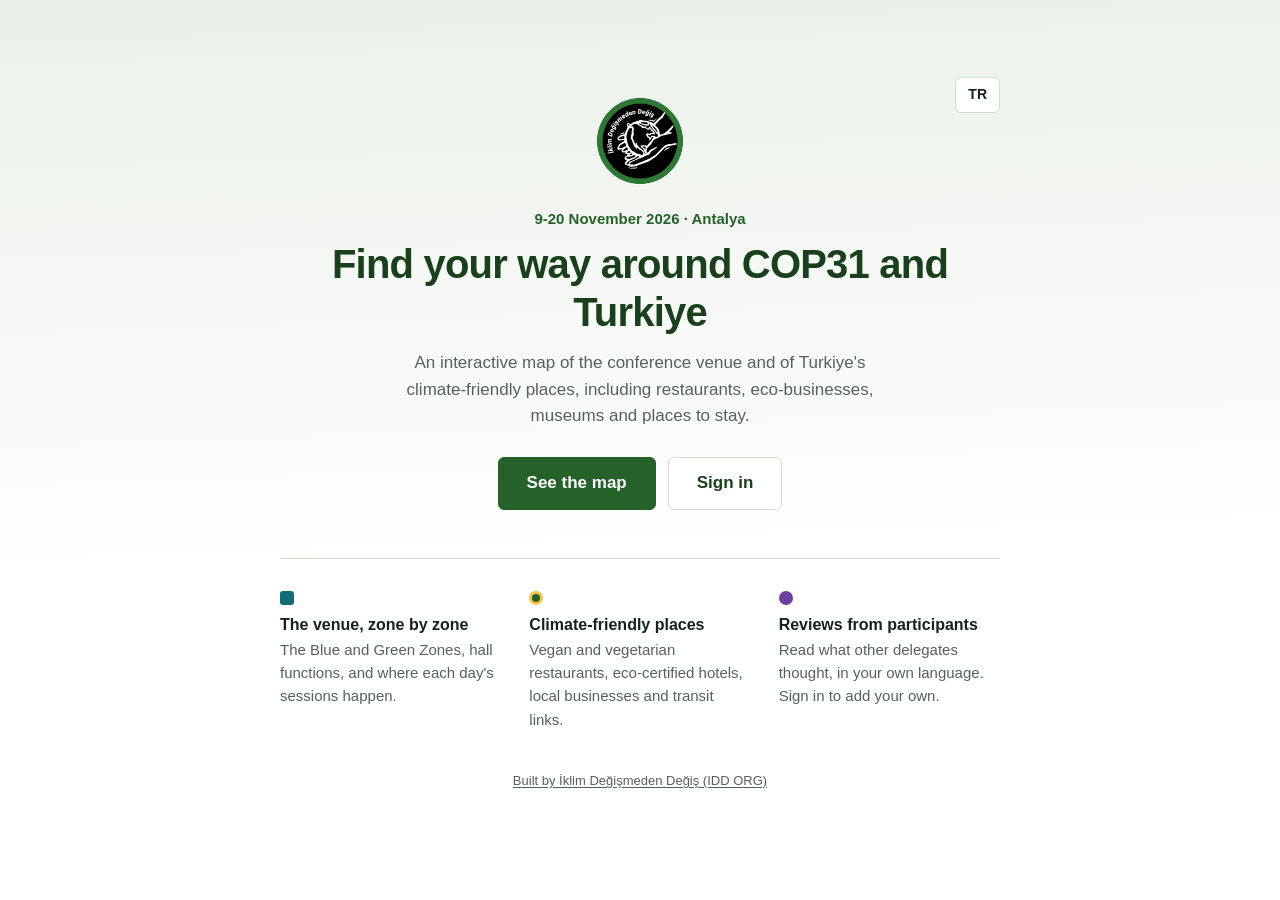
<file: index.html>
<!DOCTYPE html>
<html lang="en">
<head>
  <meta charset="UTF-8">
  <meta name="viewport" content="width=device-width, initial-scale=1">
  <title>COP31 Türkiye App</title>
  <link rel="manifest" href="manifest.webmanifest">
  <meta name="theme-color" content="#17401b">
  <link rel="icon" type="image/png" sizes="32x32" href="img/favicon-32.png">
  <link rel="apple-touch-icon" href="img/icon-apple-180.png">
  <meta name="mobile-web-app-capable" content="yes">
  <meta name="apple-mobile-web-app-capable" content="yes">
  <meta name="apple-mobile-web-app-title" content="COP31 TR">
  <link rel="stylesheet" href="css/style.css">
</head>
<body>

  <main class="welcome">
    <div class="welcome-inner">

      <span class="idd-logo welcome-logo" role="img" aria-label="İklim Değişmeden Değiş"></span>

      <p class="wel-kicker" data-i18n="wel_kicker"></p>
      <h1 data-i18n="wel_head"></h1>
      <p class="wel-sub" data-i18n="wel_sub"></p>

      <div class="wel-actions">
        <a class="btn-primary" href="map.html" data-i18n="wel_cta_map"></a>
        <a class="btn-quiet" href="login.html" data-i18n="wel_cta_signin"></a>
        <button class="btn-quiet" id="installBtn" hidden onclick="installApp()" data-i18n="pwa_install"></button>
      </div>

      <div class="wel-features">
        <div class="wel-feature">
          <span class="dot dot-cop" aria-hidden="true"></span>
          <h2 data-i18n="wel_f1_h"></h2>
          <p data-i18n="wel_f1_p"></p>
        </div>
        <div class="wel-feature">
          <span class="dot dot-eco" aria-hidden="true"></span>
          <h2 data-i18n="wel_f2_h"></h2>
          <p data-i18n="wel_f2_p"></p>
        </div>
        <div class="wel-feature">
          <span class="dot dot-tourism" aria-hidden="true"></span>
          <h2 data-i18n="wel_f3_h"></h2>
          <p data-i18n="wel_f3_p"></p>
        </div>
      </div>

      <p class="wel-by">
        <a href="https://www.iklimdd.org" target="_blank" rel="noopener" data-i18n="wel_by"></a>
      </p>

      <button class="ghost small wel-lang" onclick="toggleLang()" id="welLang"
              title="English / Türkçe"></button>

    </div>
  </main>

  <script src="js/data.js"></script>
  <script src="js/i18n.js"></script>
  <script src="js/auth.js"></script>
  <script src="js/pwa.js"></script>
  <script>
    applyTranslations();
    document.getElementById("welLang").textContent = getLang() === "en" ? "TR" : "EN";
  </script>

</body>
</html>
</file>
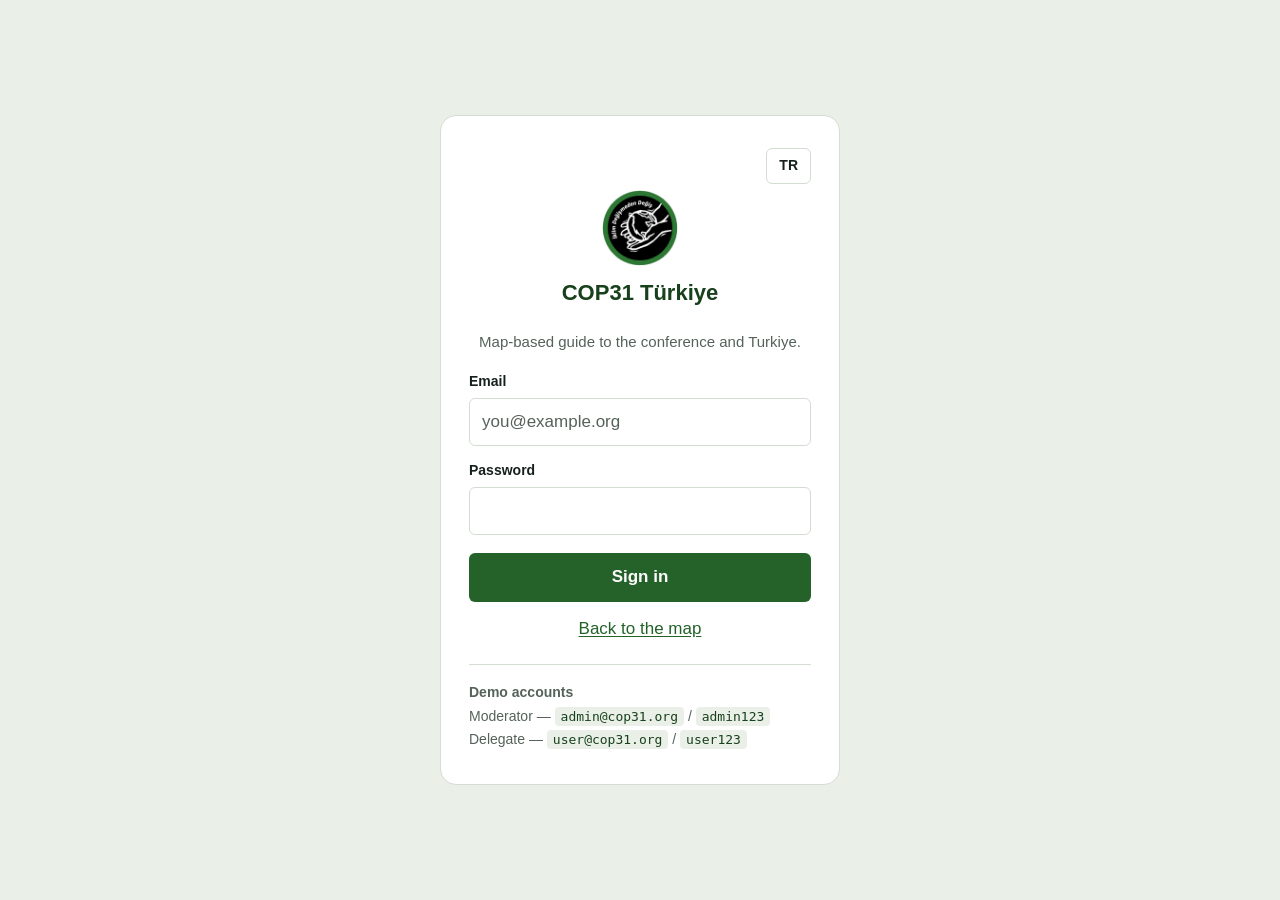
<file: admin.html>
<!DOCTYPE html>
<html lang="en">
<head>
  <meta charset="UTF-8">
  <meta name="viewport" content="width=device-width, initial-scale=1">
  <title>COP31 Türkiye App</title>
  <link rel="manifest" href="manifest.webmanifest">
  <meta name="theme-color" content="#17401b">
  <link rel="icon" type="image/png" sizes="32x32" href="img/favicon-32.png">
  <link rel="apple-touch-icon" href="img/icon-apple-180.png">
  <meta name="mobile-web-app-capable" content="yes">
  <meta name="apple-mobile-web-app-capable" content="yes">
  <meta name="apple-mobile-web-app-title" content="COP31 TR">
  <link rel="stylesheet" href="css/style.css">
</head>
<body>

  <header class="site-header" id="siteHeader"></header>

  <div class="admin-wrap">

    <div class="tabs">
      <button class="tab active" id="tabQueue"  onclick="openTab('queue')"  data-i18n="tab_queue"></button>
      <button class="tab"        id="tabPlaces" onclick="openTab('places')" data-i18n="tab_places"></button>
      <button class="tab"        id="tabAll"    onclick="openTab('all')"    data-i18n="tab_all"></button>
    </div>

    <section id="viewQueue">
      <div class="section-note" data-i18n="admin_queue_note"></div>
      <div id="queueList"></div>
    </section>

    <section id="viewPlaces" style="display: none;">
      <div class="card">
        <h3 data-i18n="form_add_place"></h3>
        <div class="two-col">
          <div>
            <label for="pName" data-i18n="form_name"></label>
            <input id="pName">
          </div>
          <div>
            <label for="pType" data-i18n="form_type"></label>
            <input id="pType">
          </div>
        </div>

        <div class="two-col">
          <div>
            <label for="pLat" data-i18n="form_lat"></label>
            <input id="pLat" type="number" step="0.0001" placeholder="36.9402">
          </div>
          <div>
            <label for="pLng" data-i18n="form_lng"></label>
            <input id="pLng" type="number" step="0.0001" placeholder="30.8164">
          </div>
        </div>

        <div>
          <label for="pLayer" data-i18n="form_layer"></label>
          <select id="pLayer">
            <option value="sights" data-i18n="layer_tourism"></option>
            <option value="climate" data-i18n="cat_climate"></option>
            <option value="plantbased" data-i18n="cat_plantbased"></option>
            <option value="local" data-i18n="cat_local"></option>
            <option value="cop31" data-i18n="layer_cop31"></option>
          </select>
        </div>

        <label for="pInfo" data-i18n="form_desc"></label>
        <textarea id="pInfo" rows="2" data-i18n-placeholder="form_desc_ph"></textarea>

        <div class="actions">
          <button onclick="handleAddPlace()" data-i18n="form_submit"></button>
        </div>
      </div>

      <h3 style="margin-top:24px;" data-i18n="form_catalogue"></h3>
      <div id="placeList"></div>
    </section>

    <section id="viewAll" style="display: none;">
      <div class="section-note" data-i18n="admin_all_note"></div>
      <div id="allList"></div>
    </section>

    <hr style="margin: 40px 0 20px; border: 0; border-top: 1px solid var(--line);">
    <p class="hint">
      <span data-i18n="reset_label"></span>
      <button class="ghost small" onclick="handleReset()" data-i18n="reset_button"></button>
    </p>

  </div>

  <script src="js/data.js"></script>
  <script src="js/i18n.js"></script>
  <script src="js/translate.js"></script>
  <script src="js/auth.js"></script>
  <script src="js/pwa.js"></script>
  <script src="js/admin.js"></script>

</body>
</html>
</file>
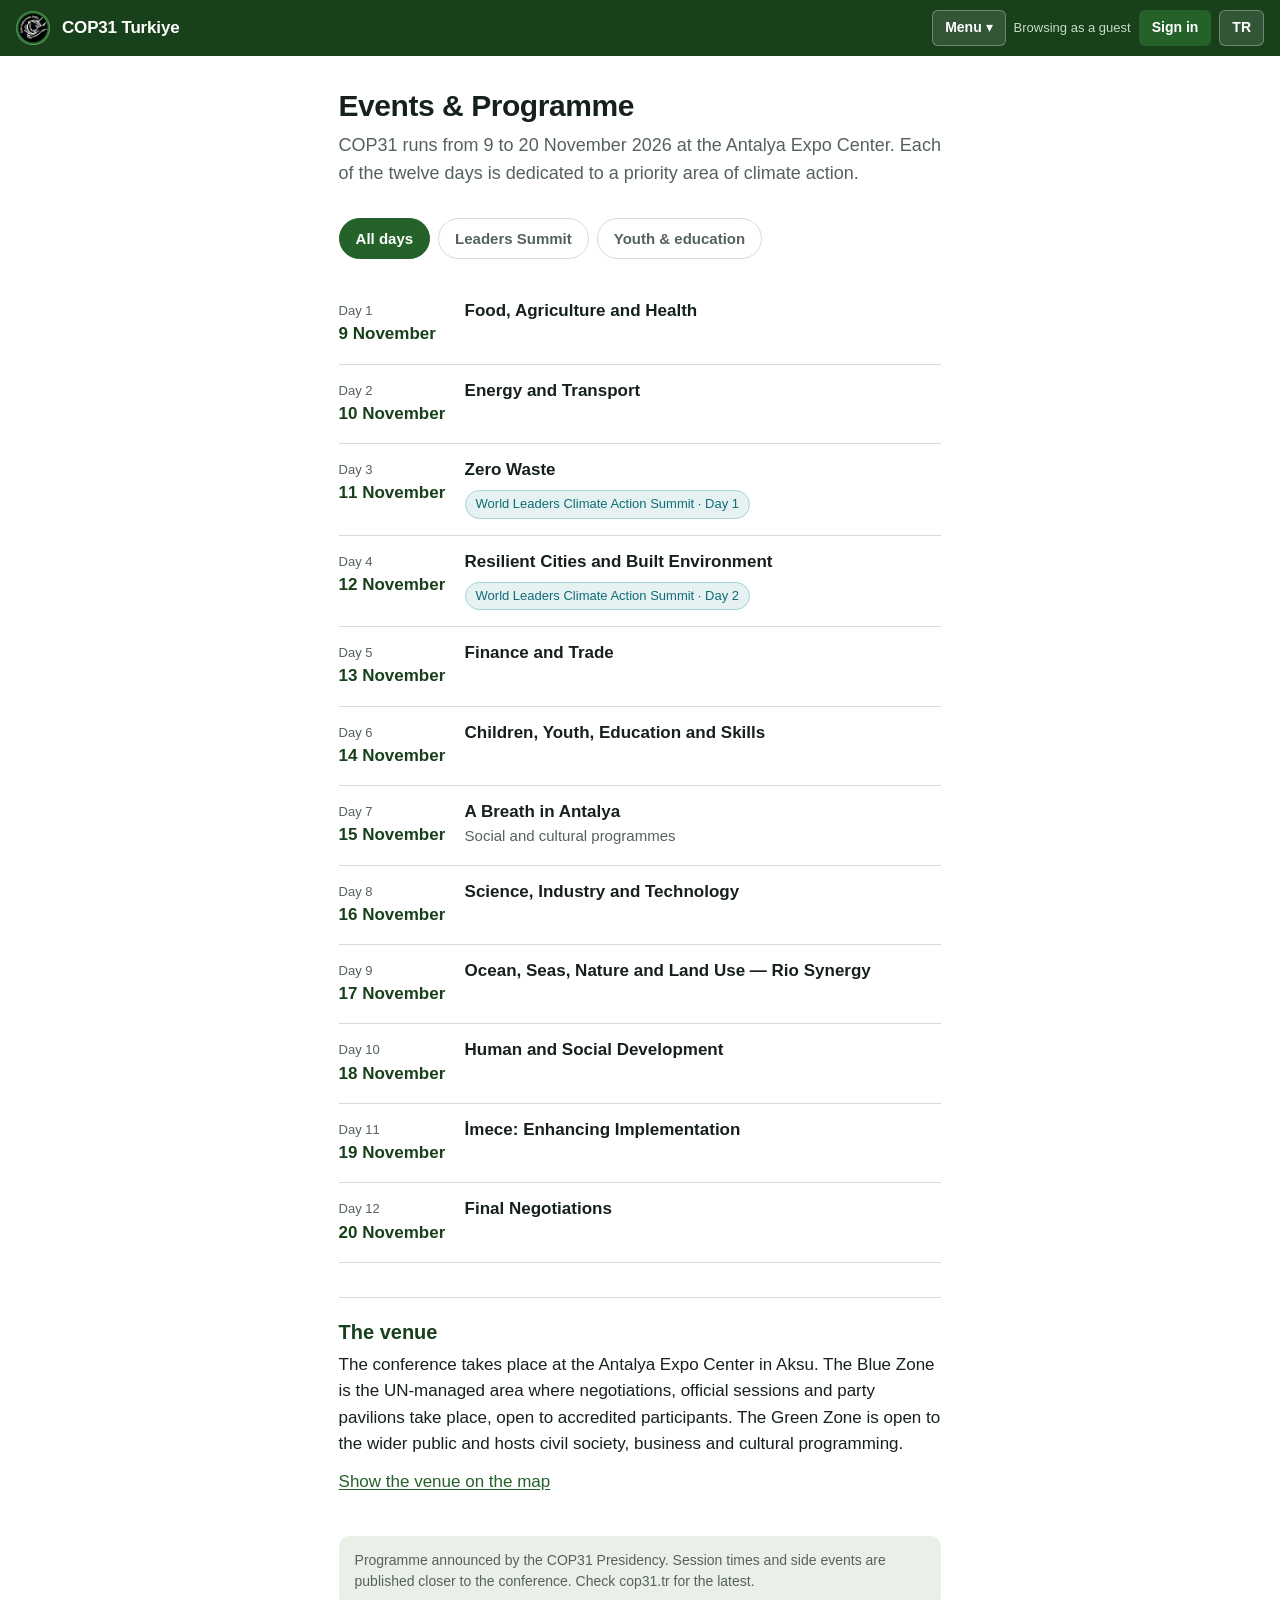
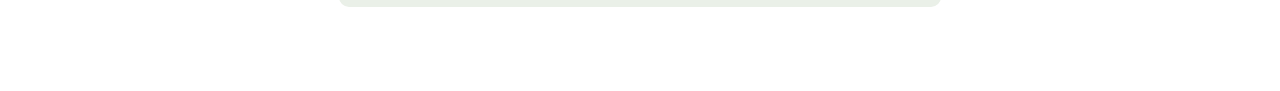
<file: events.html>
<!DOCTYPE html>
<html lang="en">
<head>
  <meta charset="UTF-8">
  <meta name="viewport" content="width=device-width, initial-scale=1">
  <title>COP31 Türkiye App</title>
  <link rel="manifest" href="manifest.webmanifest">
  <meta name="theme-color" content="#17401b">
  <link rel="icon" type="image/png" sizes="32x32" href="img/favicon-32.png">
  <link rel="apple-touch-icon" href="img/icon-apple-180.png">
  <meta name="mobile-web-app-capable" content="yes">
  <meta name="apple-mobile-web-app-capable" content="yes">
  <meta name="apple-mobile-web-app-title" content="COP31 TR">
  <link rel="stylesheet" href="css/style.css">
</head>
<body>

  <header class="site-header" id="siteHeader"></header>

  <main class="content-wrap">
    <h1 data-i18n="ev_title"></h1>
    <p class="lead" data-i18n="ev_lead"></p>

    <div class="ev-filters" id="evFilters"></div>

    <div id="evList"></div>

    <h2 data-i18n="ev_venue_h"></h2>
    <p data-i18n="ev_venue_p"></p>
    <p><a href="map.html" data-i18n="ev_show_map"></a></p>

    <p class="content-note" data-i18n="ev_source"></p>
  </main>

  <script src="js/data.js"></script>
  <script src="js/i18n.js"></script>
  <script src="js/auth.js"></script>
  <script src="js/pwa.js"></script>
  <script src="js/events.js"></script>

</body>
</html>
</file>
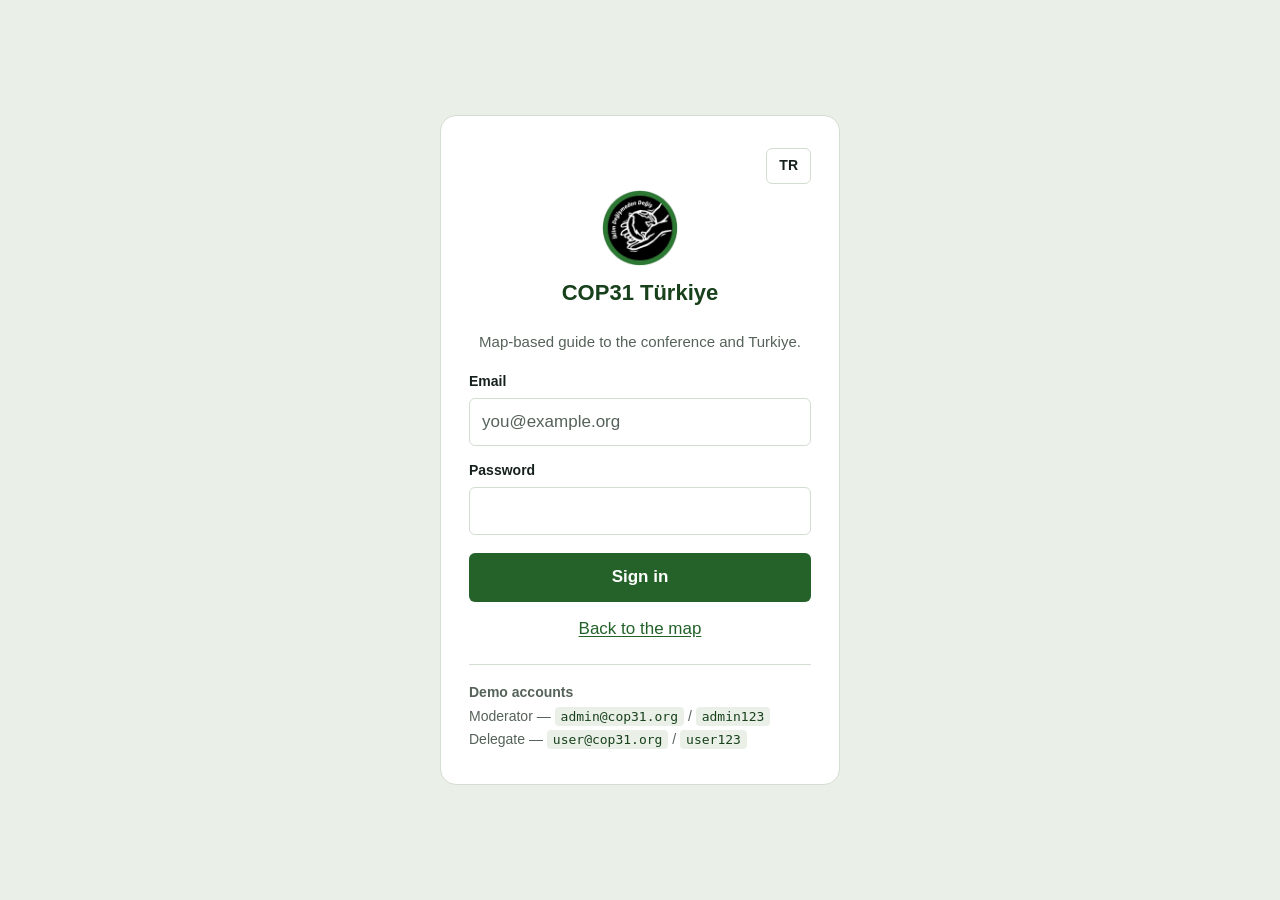
<file: login.html>
<!DOCTYPE html>
<html lang="en">
<head>
  <meta charset="UTF-8">
  <meta name="viewport" content="width=device-width, initial-scale=1">
  <title>COP31 Türkiye App</title>
  <link rel="manifest" href="manifest.webmanifest">
  <meta name="theme-color" content="#17401b">
  <link rel="icon" type="image/png" sizes="32x32" href="img/favicon-32.png">
  <link rel="apple-touch-icon" href="img/icon-apple-180.png">
  <meta name="mobile-web-app-capable" content="yes">
  <meta name="apple-mobile-web-app-capable" content="yes">
  <meta name="apple-mobile-web-app-title" content="COP31 TR">
  <link rel="stylesheet" href="css/style.css">
</head>
<body>

  <div class="login-wrap">
    <div class="login-card">

      <div style="text-align: right; margin-bottom: 6px;">
        <button class="ghost small" id="langBtn" onclick="toggleLang()" title="English / Türkçe"></button>
      </div>

      <div class="logo-lockup">
        <span class="idd-logo" role="img" aria-label="İklim Değişmeden Değiş"></span>
        <div class="logo">COP31 Türkiye</div>
      </div>
      <p class="tagline" style="text-align:center;" data-i18n="login_tagline"></p>

      <label for="email" data-i18n="login_email"></label>
      <input id="email" type="email" placeholder="you@example.org" autocomplete="username">

      <label for="password" data-i18n="login_password"></label>
      <input id="password" type="password" autocomplete="current-password">

      <div class="error-msg" id="errorMsg"></div>

      <button type="submit" onclick="handleLogin()" data-i18n="login_submit"></button>

      <p style="text-align:center; margin-top:14px;">
        <a href="map.html" data-i18n="login_back"></a>
      </p>

      <div class="demo-accounts">
        <strong data-i18n="login_demo"></strong><br>
        <span data-i18n="login_demo_admin"></span> — <code>admin@cop31.org</code> / <code>admin123</code><br>
        <span data-i18n="login_demo_user"></span> — <code>user@cop31.org</code> / <code>user123</code>
      </div>

    </div>
  </div>

  <script src="js/data.js"></script>
  <script src="js/i18n.js"></script>
  <script src="js/auth.js"></script>
  <script src="js/pwa.js"></script>
  <script>
    if (getSession() !== null) {
      window.location.href = "map.html";
    }

    applyTranslations();

    document.getElementById("langBtn").textContent = getLang() === "en" ? "TR" : "EN";

    function handleLogin() {
      const email = document.getElementById("email").value;
      const password = document.getElementById("password").value;
      const errorBox = document.getElementById("errorMsg");

      if (email.trim() === "" || password === "") {
        errorBox.textContent = t("login_err_empty");
        errorBox.style.display = "block";
        return;
      }

      if (login(email, password)) {
        let back = "map.html";
        try {
          const saved = localStorage.getItem("cop31_return");
          if (saved && /^[a-z]+\.html$/.test(saved)) back = saved;
          localStorage.removeItem("cop31_return");
        } catch (err) { }
        window.location.href = back;
      } else {
        errorBox.textContent = t("login_err_wrong");
        errorBox.style.display = "block";
      }
    }

    document.addEventListener("keydown", function (e) {
      if (e.key === "Enter") handleLogin();
    });
  </script>

</body>
</html>
</file>
<file: css/style.css>
:root {
  --brand:        #246229;
  --brand-deep:   #17401b;
  --brand-wash:   #eaf0e8;

  --sea:          #0f6d78;
  --sea-wash:     #e6f1f2;

  --ink:          #16211c;
  --ink-soft:     #55625a;

  --line:         #d4ddd2;
  --amber:        #8a5200;
  --leaf:         #1d7a3a;
  --red:          #a51f1f;

  --r-sm: 6px;
  --r-md: 10px;
  --r-lg: 16px;
  --tap: 44px;
}

* { box-sizing: border-box; }

html { -webkit-text-size-adjust: 100%; }

body {
  margin: 0;
  font-family: -apple-system, BlinkMacSystemFont, "Segoe UI", Roboto,
               "Helvetica Neue", Arial, sans-serif;
  font-size: 17px;
  line-height: 1.55;
  color: var(--ink);
  background: #fff;
}

h1, h2, h3 { line-height: 1.2; margin: 0 0 8px; font-weight: 650; }
h1 { font-size: 1.75rem; letter-spacing: -0.015em; }
h2 { font-size: 1.25rem; }
h3 { font-size: 1.0625rem; }
p  { margin: 0 0 12px; }

a { color: var(--brand); text-underline-offset: 2px; }
a:hover { color: var(--brand-deep); }

:focus-visible {
  outline: 3px solid var(--sea);
  outline-offset: 2px;
  border-radius: 3px;
}

.site-header {
  display: flex;
  align-items: center;
  gap: 12px;
  background: var(--brand-deep);
  color: #fff;
  padding: 10px 16px;
  min-height: 56px;
  flex-wrap: wrap;
}

.site-header .brand {
  font-size: 1.0625rem;
  font-weight: 650;
  letter-spacing: -0.01em;
  white-space: nowrap;
}

.site-header nav {
  margin-left: auto;
  display: flex;
  align-items: center;
  gap: 8px;
}

.site-header nav a { color: #d7e6dc; text-decoration: none; }
.site-header nav a:hover { color: #fff; text-decoration: underline; }

.site-header .who {
  font-size: 0.8125rem;
  color: #c9dcc7;
  display: flex;
  align-items: center;
  gap: 6px;
}

.role-tag {
  background: rgba(255, 255, 255, 0.16);
  border-radius: 999px;
  padding: 2px 9px;
  font-size: 0.75rem;
  color: #fff;
}

button {
  font: inherit;
  font-weight: 550;
  cursor: pointer;
  border: 1px solid transparent;
  border-radius: var(--r-sm);
  padding: 10px 16px;
  min-height: var(--tap);
  background: var(--brand);
  color: #fff;
}
button:hover { background: var(--brand-deep); }
button:active { transform: translateY(1px); }

button.ghost {
  background: #fff;
  color: var(--ink);
  border-color: var(--line);
}
button.ghost:hover { background: var(--brand-wash); color: var(--brand-deep); }

button.danger { background: var(--red); }
button.danger:hover { background: #7d1717; }

button.small { padding: 6px 12px; font-size: 0.875rem; min-height: 36px; }

.site-header button.ghost {
  background: rgba(255, 255, 255, 0.12);
  color: #fff;
  border-color: rgba(255, 255, 255, 0.3);
}
.site-header button.ghost:hover { background: rgba(255, 255, 255, 0.22); color: #fff; }

input, textarea, select {
  font: inherit;
  width: 100%;
  padding: 10px 12px;
  min-height: var(--tap);
  border: 1px solid var(--line);
  border-radius: var(--r-sm);
  background: #fff;
  color: var(--ink);
}
input::placeholder, textarea::placeholder { color: var(--ink-soft); }

label {
  display: block;
  font-size: 0.875rem;
  font-weight: 550;
  color: var(--ink);
  margin: 14px 0 5px;
}

.login-wrap {
  min-height: 100vh;
  min-height: 100dvh;
  display: flex;
  align-items: center;
  justify-content: center;
  padding: 20px;
  background: var(--brand-wash);
}

.login-card {
  width: 100%;
  max-width: 400px;
  background: #fff;
  border: 1px solid var(--line);
  border-radius: var(--r-lg);
  padding: 32px 28px;
}

.login-card .logo-lockup { text-align: center; margin-bottom: 20px; }

.login-card .logo {
  font-size: 1.375rem;
  font-weight: 700;
  color: var(--brand-deep);
  margin-top: 10px;
}

.login-card .tagline { color: var(--ink-soft); font-size: 0.9375rem; margin-bottom: 18px; }
.login-card button[type="submit"] { width: 100%; margin-top: 18px; }

.error-msg {
  display: none;
  background: #fdeceb;
  border: 1px solid #f0c2c0;
  color: var(--red);
  border-radius: var(--r-sm);
  padding: 10px 12px;
  font-size: 0.9375rem;
  margin-top: 12px;
}

.demo-accounts {
  margin-top: 22px;
  padding-top: 16px;
  border-top: 1px solid var(--line);
  font-size: 0.875rem;
  color: var(--ink-soft);
  line-height: 1.7;
}
.demo-accounts code {
  background: var(--brand-wash);
  color: var(--brand-deep);
  padding: 2px 6px;
  border-radius: 4px;
  font-size: 0.8125rem;
}

.app { display: flex; height: calc(100vh - 56px); height: calc(100dvh - 56px); }

.map-stage { position: relative; flex: 1; min-width: 0; }
.map { position: absolute; inset: 0; background: var(--brand-wash); }

.panel {
  width: 340px;
  flex-shrink: 0;
  padding: 18px 16px;
  background: #fff;
  border-left: 1px solid var(--line);
  overflow-y: auto;
}

.map-controls {
  position: absolute;
  top: 12px;
  left: 12px;
  z-index: 900;
  display: flex;
  flex-direction: column;
  gap: 10px;
  align-items: flex-start;
}

.filter-box {
  background: #fff;
  border-radius: var(--r-md);
  box-shadow: 0 2px 10px rgba(22, 33, 28, 0.22);
  overflow: hidden;
  min-width: 190px;
}

.filter-toggle {
  display: flex;
  align-items: center;
  gap: 9px;
  width: 100%;
  background: #fff;
  color: var(--ink);
  border: 0;
  border-radius: var(--r-md);
  padding: 11px 14px;
  min-height: var(--tap);
  font-weight: 600;
}
.filter-toggle:hover { background: var(--brand-wash); color: var(--brand-deep); }
.filter-toggle svg { color: var(--brand); flex-shrink: 0; }

.filter-toggle .chev {
  margin-left: auto;
  color: var(--ink-soft);
  transition: transform 0.18s;
  font-size: 1.125rem;
  line-height: 1;
}
.filter-box.open .filter-toggle .chev { transform: rotate(90deg); }

.filter-panel { display: none; padding: 4px 6px 8px; }
.filter-box.open .filter-panel { display: block; }

.filter-row {
  display: flex;
  align-items: center;
  gap: 10px;
  margin: 0;
  padding: 8px;
  min-height: var(--tap);
  border-radius: var(--r-sm);
  font-size: 0.9375rem;
  font-weight: 400;
  color: var(--ink);
  cursor: pointer;
}
.filter-row:hover { background: var(--brand-wash); }
.filter-name { flex: 1; }
.filter-row input { width: 20px; height: 20px; min-height: 0; flex-shrink: 0; accent-color: var(--brand); }

.dot { width: 14px; height: 14px; flex-shrink: 0; }
.dot-tourism { background: #6b3fa0; border-radius: 50%; }
.dot-cop     { background: #0f6d78; border-radius: 3px; }
.dot-eco     { background: #246229; border: 3px solid #f6c344; border-radius: 50%; }
.dot-plant   { background: #b3541e; border-radius: 50%; }
.dot-local   { background: #1d5fa6; border-radius: 50%; }

.filter-sep { height: 1px; background: var(--line); margin: 6px 8px; }

.filter-action {
  width: calc(100% - 12px);
  margin: 2px 6px 0;
  background: var(--brand);
  color: #fff;
  font-size: 0.9375rem;
  min-height: 40px;
}
.filter-action.active { background: var(--amber); }

.map-fab {
  width: var(--tap);
  height: var(--tap);
  padding: 0;
  border-radius: 50%;
  background: #fff;
  color: var(--brand-deep);
  box-shadow: 0 2px 10px rgba(22, 33, 28, 0.22);
  display: flex;
  align-items: center;
  justify-content: center;
}
.map-fab:hover { background: var(--brand-wash); color: var(--brand-deep); }

.hint { font-size: 0.8125rem; color: var(--ink-soft); line-height: 1.5; }

.place-type { color: var(--ink-soft); font-size: 0.9375rem; margin-bottom: 6px; }

.eco-tag {
  display: inline-block;
  background: var(--brand-wash);
  color: #146130;
  border-radius: 999px;
  padding: 1px 9px;
  font-size: 0.75rem;
  border: 1px solid #a5d6b5;
}

.rating-line {
  display: flex;
  align-items: baseline;
  gap: 8px;
  margin-bottom: 12px;
  flex-wrap: wrap;
}
.rating-num { font-weight: 700; font-size: 1.0625rem; }

.place-info { font-size: 0.9375rem; margin-bottom: 16px; }

.reviews { margin-bottom: 16px; }

.review {
  border-top: 1px solid var(--line);
  padding: 12px 0;
}
.review:first-child { border-top: 0; padding-top: 0; }

.review-top { display: flex; align-items: center; gap: 8px; flex-wrap: wrap; }

.review-text {
  margin: 6px 0 6px;
  font-size: 0.9375rem;
}

.review-foot {
  display: flex;
  align-items: center;
  gap: 10px;
  flex-wrap: wrap;
  font-size: 0.8125rem;
}

.stars { color: var(--amber); letter-spacing: 1px; }

.link-btn {
  background: none;
  border: 0;
  padding: 6px 0;
  min-height: 0;
  color: var(--brand);
  font-size: 0.875rem;
  font-weight: 600;
  text-decoration: underline;
  text-underline-offset: 2px;
}
.link-btn:hover { background: none; color: var(--brand-deep); }

.add-review {
  width: 100%;
  background: #fff;
  color: var(--brand-deep);
  border: 1.5px dashed var(--brand);
  font-weight: 600;
}
.add-review:hover { background: var(--brand-wash); color: var(--brand-deep); }

.review-form {
  border-top: 1px solid var(--line);
  padding-top: 16px;
}
.review-form h3 { margin-bottom: 10px; }

.star-pick { display: flex; gap: 2px; margin-bottom: 12px; }

.star-pick .star {
  background: none;
  border: 0;
  padding: 4px;
  min-height: var(--tap);
  min-width: 38px;
  font-size: 1.75rem;
  line-height: 1;
  color: var(--line);
}
.star-pick .star.on { color: var(--amber); }
.star-pick .star:hover { background: none; color: var(--amber); }

.form-actions { display: flex; gap: 8px; margin-top: 14px; }
.form-actions button { flex: 1; }

.pill {
  display: inline-block;
  border-radius: 999px;
  padding: 2px 9px;
  font-size: 0.75rem;
  border: 1px solid;
}
.pill-pending  { color: var(--amber); border-color: #d9b48a; background: #fdf4e7; }
.pill-approved { color: #146130;      border-color: #a5d6b5; background: #e8f6ec; }
.pill-rejected { color: var(--red);   border-color: #f0c2c0; background: #fdeceb; }
.pill-flagged  { color: var(--red);   border-color: var(--red); background: #fdeceb; }

.note {
  background: #fff;
  border: 1px solid var(--line);
  border-left: 3px solid var(--brand);
  border-radius: var(--r-sm);
  padding: 12px;
  margin-bottom: 10px;
  font-size: 0.9375rem;
}
.note .meta {
  font-size: 0.8125rem;
  color: var(--ink-soft);
  margin-top: 8px;
  display: flex;
  gap: 10px;
  flex-wrap: wrap;
  align-items: center;
}

.empty {
  color: var(--ink-soft);
  font-size: 0.9375rem;
  background: var(--brand-wash);
  border-radius: var(--r-md);
  padding: 16px;
}

.admin-wrap { max-width: 1000px; margin: 0 auto; padding: 24px 20px 64px; }

.tabs {
  display: flex;
  gap: 4px;
  border-bottom: 1px solid var(--line);
  margin-bottom: 22px;
  overflow-x: auto;
}

.tab {
  background: none;
  border: none;
  border-bottom: 2px solid transparent;
  border-radius: 0;
  color: var(--ink-soft);
  padding: 12px 14px;
  white-space: nowrap;
  font-weight: 550;
}
.tab:hover { background: var(--brand-wash); color: var(--ink); }
.tab.active { color: var(--brand-deep); border-bottom-color: var(--brand); }

.card {
  background: #fff;
  border: 1px solid var(--line);
  border-radius: var(--r-md);
  padding: 18px;
  margin-bottom: 12px;
}
.card .actions { margin-top: 14px; display: flex; gap: 8px; flex-wrap: wrap; }

.two-col { display: grid; grid-template-columns: 1fr 1fr; gap: 14px; }

.table { width: 100%; border-collapse: collapse; font-size: 0.9375rem; }
.table th, .table td { text-align: left; padding: 10px 8px; border-bottom: 1px solid var(--line); }
.table th { color: var(--ink-soft); font-weight: 550; font-size: 0.875rem; }

.section-note {
  background: var(--sea-wash);
  border-left: 3px solid var(--sea);
  border-radius: var(--r-sm);
  padding: 14px;
  font-size: 0.9375rem;
  color: var(--ink);
  margin-bottom: 22px;
}

#toast {
  position: fixed;
  left: 50%;
  bottom: 24px;
  transform: translateX(-50%);
  background: var(--ink);
  color: #fff;
  padding: 12px 18px;
  border-radius: 999px;
  font-size: 0.9375rem;
  opacity: 0;
  pointer-events: none;
  transition: opacity 0.18s;
  z-index: 1000;
  max-width: min(90vw, 460px);
  text-align: center;
}
#toast.show { opacity: 1; }

.menu { position: relative; }

.menu-panel {
  display: none;
  position: absolute;
  top: calc(100% + 8px);
  left: 0;
  background: #fff;
  border: 1px solid var(--line);
  border-radius: var(--r-md);
  box-shadow: 0 8px 28px rgba(22, 33, 28, 0.22);
  min-width: 210px;
  padding: 6px;
  z-index: 1200;
}
.menu-panel.open { display: block; }

.site-header nav .menu-panel a {
  display: block;
  padding: 11px 12px;
  min-height: var(--tap);
  border-radius: var(--r-sm);
  color: var(--ink);
  text-decoration: none;
  font-size: 0.9375rem;
}
.site-header nav .menu-panel a:hover {
  background: var(--brand-wash);
  color: var(--brand-deep);
  text-decoration: none;
}

.content-wrap {
  max-width: 68ch;
  margin: 0 auto;
  padding: 32px 20px 72px;
}

.content-wrap h1 { font-size: 1.875rem; }

.content-wrap .lead {
  font-size: 1.125rem;
  color: var(--ink-soft);
  margin-bottom: 30px;
}

.content-wrap h2 {
  margin-top: 34px;
  padding-top: 22px;
  border-top: 1px solid var(--line);
  color: var(--brand-deep);
}

.content-note {
  margin-top: 40px;
  font-size: 0.875rem;
  color: var(--ink-soft);
  background: var(--brand-wash);
  border-radius: var(--r-md);
  padding: 14px 16px;
}

.ev-filters { display: flex; gap: 8px; flex-wrap: wrap; margin: 22px 0 26px; }

.ev-chip {
  background: #fff;
  color: var(--ink-soft);
  border: 1px solid var(--line);
  border-radius: 999px;
  padding: 8px 16px;
  min-height: 40px;
  font-size: 0.9375rem;
}
.ev-chip:hover { background: var(--brand-wash); color: var(--brand-deep); }
.ev-chip.active { background: var(--brand); color: #fff; border-color: var(--brand); }

.ev-day {
  display: flex;
  gap: 18px;
  padding: 16px 0;
  border-bottom: 1px solid var(--line);
}

.ev-day.today {
  background: var(--brand-wash);
  border-radius: var(--r-md);
  padding: 16px 14px;
  border-bottom-color: transparent;
}

.ev-date { flex-shrink: 0; width: 108px; display: flex; flex-direction: column; }
.ev-daynum { font-size: 0.8125rem; color: var(--ink-soft); }
.ev-datetext { font-weight: 650; color: var(--brand-deep); }

.ev-body h3 { margin: 0 0 2px; }
.ev-sub { font-size: 0.9375rem; color: var(--ink-soft); }

.ev-summit {
  display: inline-block;
  margin-top: 8px;
  font-size: 0.8125rem;
  color: var(--sea);
  background: var(--sea-wash);
  border: 1px solid #a9d2d7;
  border-radius: 999px;
  padding: 3px 10px;
}

@media (max-width: 860px) {
  .app { flex-direction: column; height: auto; }
  .map-stage { height: 62vh; min-height: 340px; flex: none; }
  .panel {
    width: 100%;
    border: 0;
    border-top: 1px solid var(--line);
  }
  .two-col { grid-template-columns: 1fr; }
  .site-header { padding: 10px 12px; gap: 10px; }
  .site-header .brand { font-size: 1rem; }
  .content-wrap { padding: 24px 18px 60px; }
  h1, .content-wrap h1 { font-size: 1.5rem; }
}

@media (max-width: 560px) {
  .site-header .who { display: none; }
  .ev-day { flex-direction: column; gap: 4px; }
  .ev-date { flex-direction: row; gap: 8px; width: auto; align-items: baseline; }
}

@media (prefers-reduced-motion: reduce) {
  * { transition: none !important; animation: none !important; }
  button:active { transform: none; }
}

.idd-logo {
  display: block;
  flex-shrink: 0;
  background-image: url("[data-uri]");
  background-size: contain;
  background-repeat: no-repeat;
  background-position: center;
}

.site-header .idd-logo { width: 34px; height: 34px; }
.login-card .idd-logo { width: 76px; height: 76px; margin: 0 auto; }

.welcome {
  min-height: 100vh;
  min-height: 100dvh;
  display: flex;
  align-items: center;
  justify-content: center;
  padding: 40px 20px;
  background: linear-gradient(178deg, var(--brand-wash) 0%, #ffffff 62%);
}

.welcome-inner {
  width: 100%;
  max-width: 720px;
  text-align: center;
  position: relative;
}

.welcome-logo { width: 88px; height: 88px; margin: 0 auto 22px; }

.wel-kicker {
  color: var(--brand);
  font-size: 0.9375rem;
  font-weight: 600;
  margin-bottom: 10px;
}

.welcome h1 {
  font-size: clamp(1.75rem, 5vw, 2.5rem);
  letter-spacing: -0.02em;
  margin-bottom: 14px;
  color: var(--brand-deep);
}

.wel-sub {
  font-size: 1.0625rem;
  color: var(--ink-soft);
  max-width: 54ch;
  margin: 0 auto 28px;
}

.wel-actions {
  display: flex;
  gap: 12px;
  justify-content: center;
  flex-wrap: wrap;
  margin-bottom: 48px;
}

.btn-primary, .btn-quiet {
  display: inline-flex;
  align-items: center;
  justify-content: center;
  min-height: var(--tap);
  padding: 12px 28px;
  border-radius: var(--r-sm);
  font-weight: 600;
  text-decoration: none;
}

.btn-primary { background: var(--brand); color: #fff; border: 1px solid var(--brand); }
.btn-primary:hover { background: var(--brand-deep); border-color: var(--brand-deep); color: #fff; }

.btn-quiet { background: #fff; color: var(--brand-deep); border: 1px solid var(--line); }
.btn-quiet:hover { background: var(--brand-wash); color: var(--brand-deep); }

.wel-features {
  display: grid;
  grid-template-columns: repeat(3, 1fr);
  gap: 28px;
  text-align: left;
  border-top: 1px solid var(--line);
  padding-top: 32px;
}

.wel-feature h2 { font-size: 1rem; margin: 10px 0 4px; }
.wel-feature p { font-size: 0.9375rem; color: var(--ink-soft); margin: 0; }

.wel-feature .dot { display: block; }

.wel-by {
  margin-top: 40px;
  font-size: 0.8125rem;
  color: var(--ink-soft);
}

.wel-lang { position: absolute; top: -20px; right: 0; }

@media (max-width: 640px) {
  .wel-features { grid-template-columns: 1fr; gap: 22px; }
  .wel-actions { flex-direction: column; }
  .btn-primary, .btn-quiet { width: 100%; }
  .welcome-logo { width: 72px; height: 72px; }
  .wel-lang { top: -12px; }
}

.site-header .header-logo { display: block; }
.site-header .header-logo:hover { opacity: 0.85; }

.trace-box {
  position: absolute;
  left: 12px;
  bottom: 24px;
  z-index: 950;
  width: min(300px, calc(100% - 24px));
  background: #fff;
  border-radius: var(--r-md);
  box-shadow: 0 2px 10px rgba(22, 33, 28, 0.22);
  padding: 12px;
  font-size: 0.875rem;
}
.trace-box textarea { font-family: ui-monospace, Menlo, Consolas, monospace; font-size: 0.75rem; margin-top: 6px; }
.trace-actions { display: flex; gap: 6px; margin-top: 8px; }
.trace-actions button { flex: 1; }

.mt-label { display: inline-flex; align-items: center; gap: 6px; flex-wrap: wrap; }
.mt-label a { color: inherit; text-decoration: underline; text-underline-offset: 2px; }
.gt-badge { height: 16px; width: auto; display: inline-block; vertical-align: middle; }

.photo-pair {
  display: grid;
  grid-template-columns: 1fr 1fr;
  gap: 14px;
  margin: 18px 0 8px;
}

.photo { margin: 0; }
.photo-single { margin: 18px 0 8px; }
.photo-single img,
.show-photo-slots .photo-single.is-missing .photo-slot { aspect-ratio: 3 / 2; }

.photo img {
  display: block;
  width: 100%;
  height: auto;
  aspect-ratio: 4 / 3;
  object-fit: cover;
  border-radius: var(--r-md);
  background: var(--brand-wash);
}

.photo figcaption {
  margin-top: 6px;
  font-size: 0.8125rem;
  color: var(--ink-soft);
  line-height: 1.45;
}

.photo-slot { display: none; }

.photo.is-missing { display: none; }
.show-photo-slots .photo.is-missing { display: block; }
.show-photo-slots .photo.is-missing img { display: none; }
.show-photo-slots .photo.is-missing .photo-slot {
  display: flex;
  flex-direction: column;
  align-items: center;
  justify-content: center;
  gap: 4px;
  aspect-ratio: 4 / 3;
  border: 2px dashed var(--line);
  border-radius: var(--r-md);
  background: var(--brand-wash);
  color: var(--ink-soft);
  font-size: 0.8125rem;
  text-align: center;
  padding: 10px;
}
.photo-slot code { font-size: 0.75rem; color: var(--brand-deep); word-break: break-all; }

.photo-pair:not(:has(.photo:not(.is-missing))) { margin: 0; }

.ext-links { display: flex; gap: 10px; align-items: center; flex-wrap: wrap; font-weight: 600; }

.legal-note { font-size: 0.75rem; color: var(--ink-soft); line-height: 1.5; }

.wel-by a { color: var(--ink-soft); }
.wel-by a:hover { color: var(--brand-deep); }

@media (max-width: 560px) {
  .photo-pair { grid-template-columns: 1fr; }
}

[hidden] { display: none !important; }

button.btn-quiet { font: inherit; font-weight: 600; cursor: pointer; }
button.btn-quiet:hover { background: var(--brand-wash); color: var(--brand-deep); }
</file>
